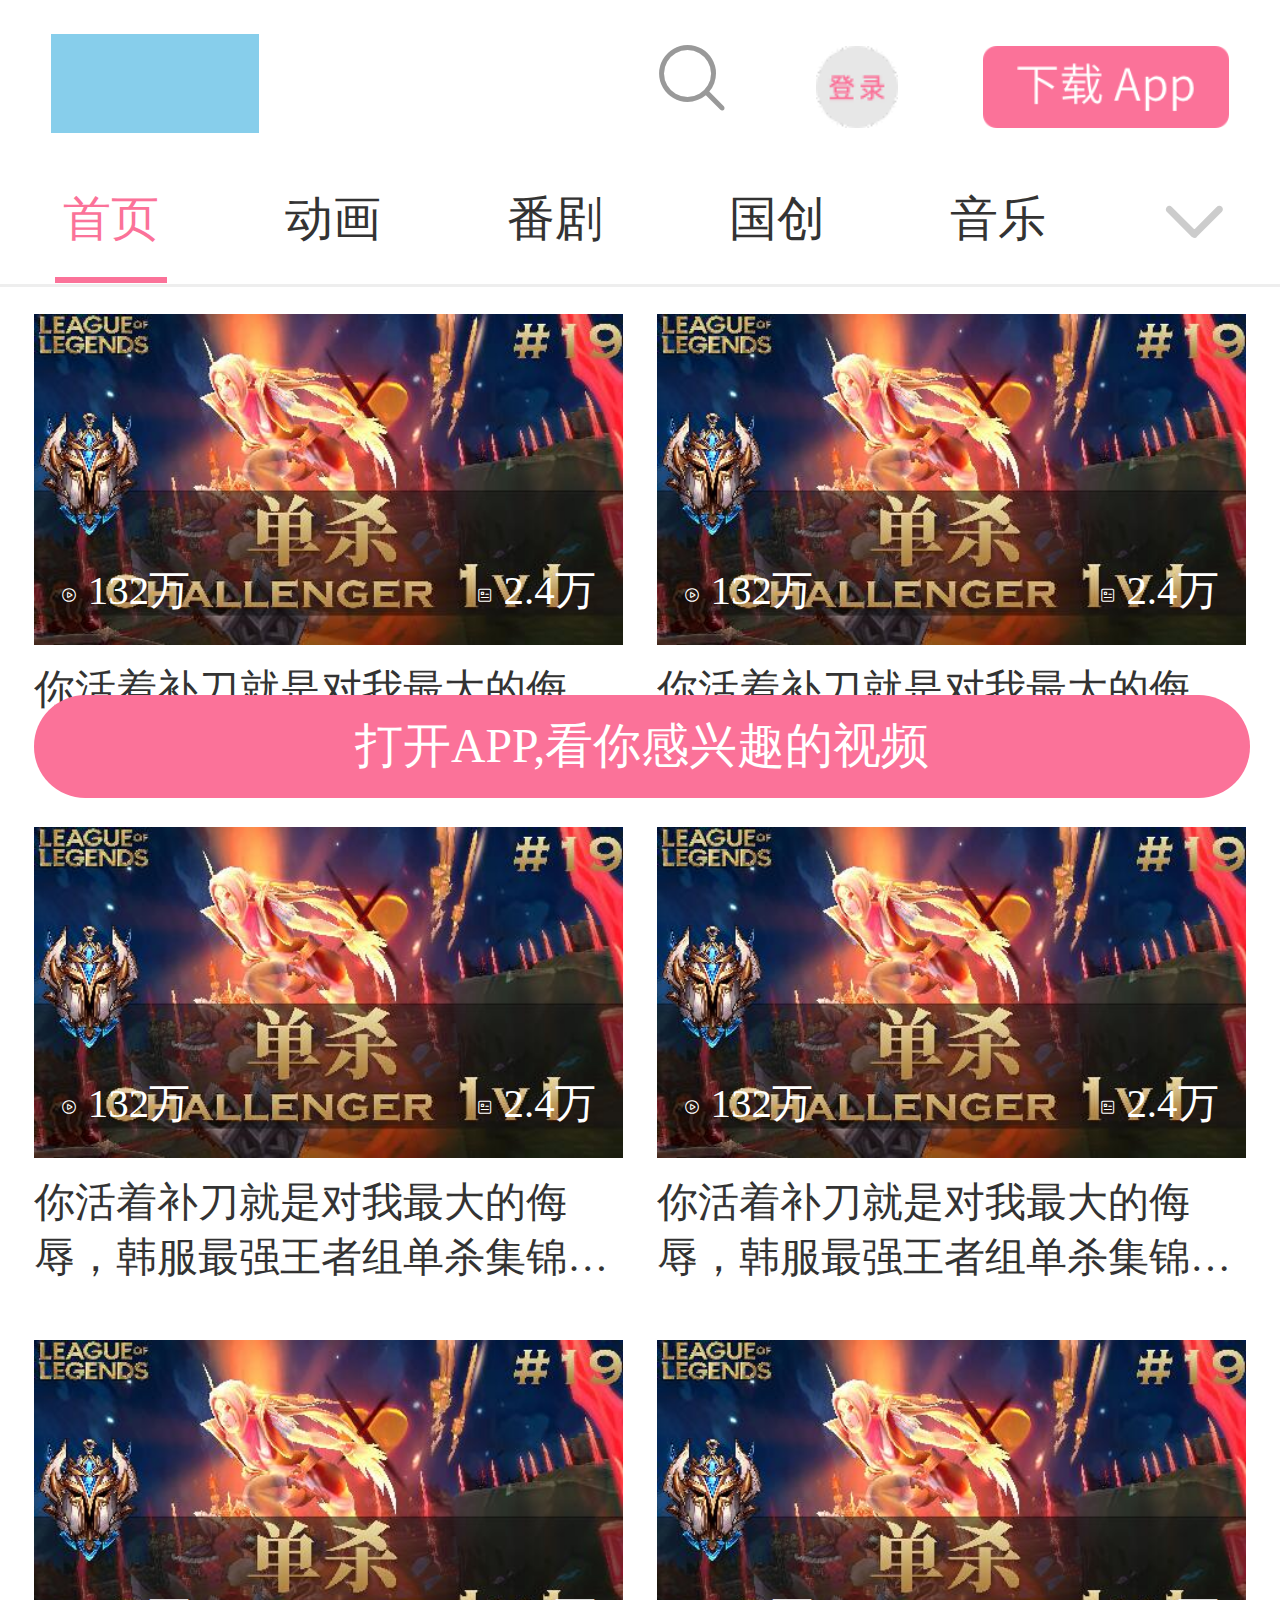
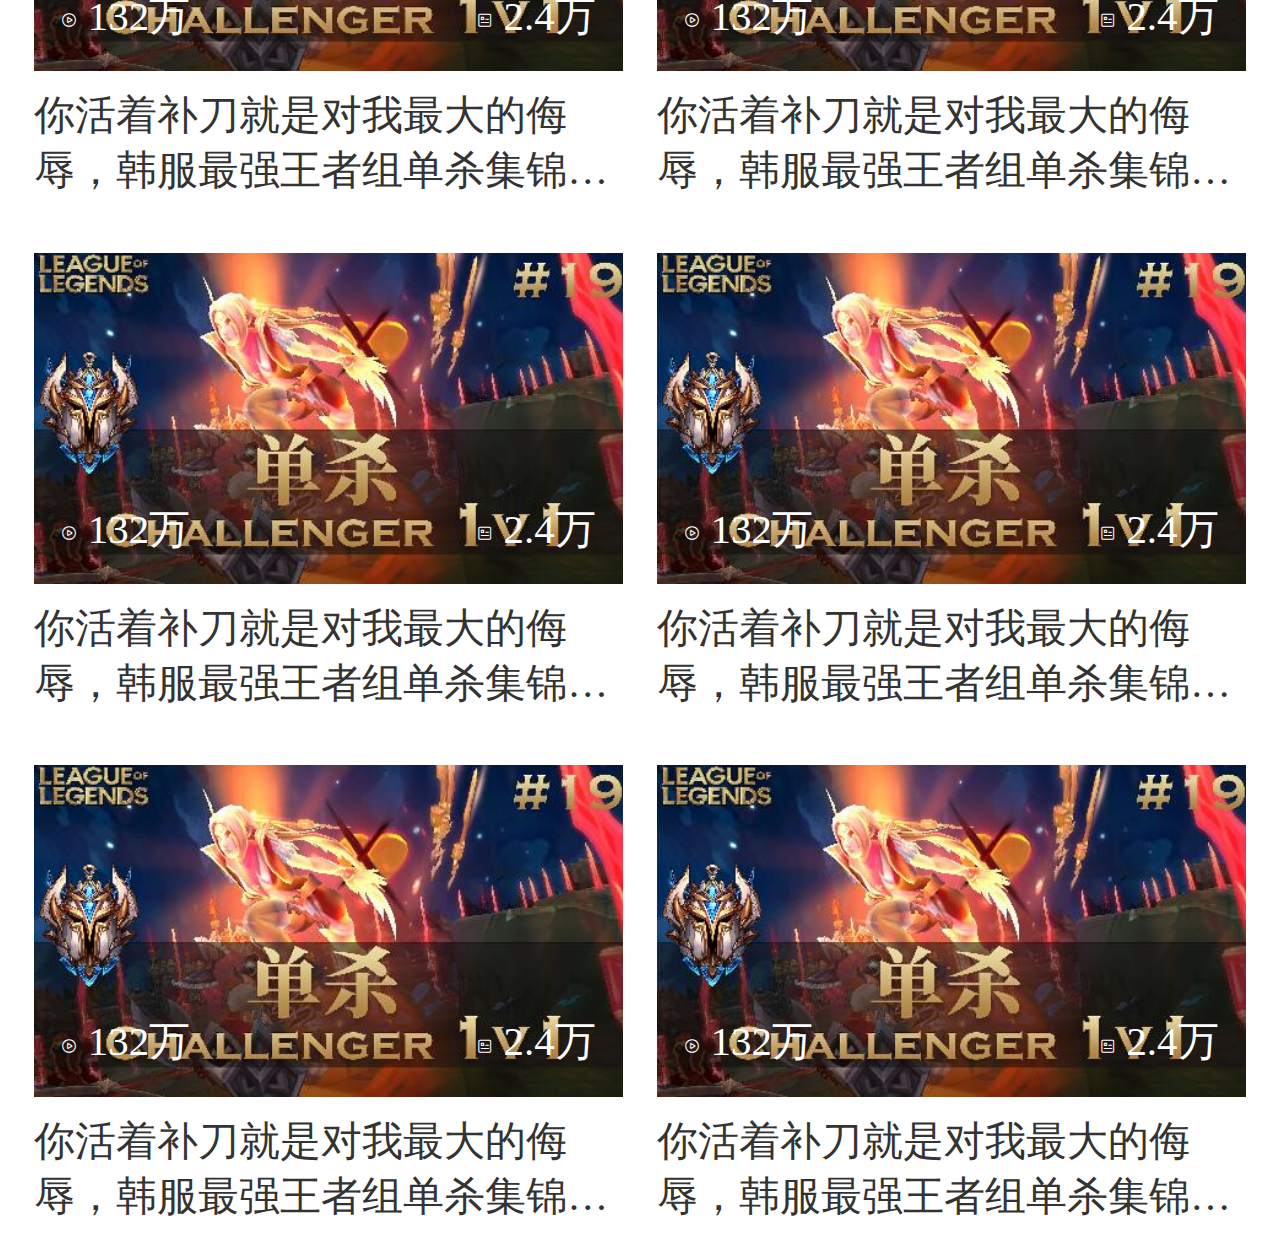
<file: index.html>
<!DOCTYPE html>
<html lang="en">
<head>
    <meta charset="UTF-8">
    <meta http-equiv="X-UA-Compatible" content="IE=edge">
    <meta name="viewport" content="width=device-width, initial-scale=1.0">
    <title>B站</title>
    <link rel="stylesheet" href="./iconfont/iconfont.css">
    <link rel="stylesheet" href="./css/index.css">
    <style>
        
    </style>
</head>
<body>
    <!-- 头部 -->
    <header>
        <div class="top">
            <div class="left">
                <div class="logo"></div>
            </div>
            <div class="right">
                <div class="one">
                    <a href="#">
                        <i class="iconfont icon-search"></i>
                    </a>
                </div>
                <div class="two">
                    <a href="#">
                        <img src="./images/login.png" alt="">
                    </a>
                </div>
                <div class="three">
                    <a href="#">
                        <img src="./images/download.png" alt="">
                    </a>
                </div>
            </div>
        </div>
        <div class="bottom">
            <div class="tab">
                <ul>
                    <li><a href="#" class="pink">首页</a></li>
                    <li><a href="#">动画</a></li>
                    <li><a href="#">番剧</a></li>
                    <li><a href="#">国创</a></li>
                    <li><a href="#">音乐</a></li>
                </ul>
            </div>
            <div class="more">
                <i class="iconfont icon-arrow-down"></i>
            </div>
        </div>
    </header>
    <!-- 视频内容 -->
    <section>
        <div class="main">
            <!-- 有五个菜单，应该有五个盒子 -->
            <div class="list1">
                <a href="#">
                    <div class="pic">
                        <img src="./images/1.jpg" alt="">
                        <div class="count">
                            <p>
                                <i class="iconfont icon-play"></i>
                                <span>132</span>万
                            </p>
                            <p>
                                <i class="iconfont icon-image-text"></i>
                                <span>2.4</span>万
                            </p>
                        </div>
                    </div>
                    <div class="txt">你活着补刀就是对我最大的侮辱，韩服最强王者组单杀集锦#19</div>
                </a>
                <a href="#">
                    <div class="pic">
                        <img src="./images/1.jpg" alt="">
                        <div class="count">
                            <p>
                                <i class="iconfont icon-play"></i>
                                <span>132</span>万
                            </p>
                            <p>
                                <i class="iconfont icon-image-text"></i>
                                <span>2.4</span>万
                            </p>
                        </div>
                    </div>
                    <div class="txt">你活着补刀就是对我最大的侮辱，韩服最强王者组单杀集锦#19</div>
                </a>
                <a href="#">
                    <div class="pic">
                        <img src="./images/1.jpg" alt="">
                        <div class="count">
                            <p>
                                <i class="iconfont icon-play"></i>
                                <span>132</span>万
                            </p>
                            <p>
                                <i class="iconfont icon-image-text"></i>
                                <span>2.4</span>万
                            </p>
                        </div>
                    </div>
                    <div class="txt">你活着补刀就是对我最大的侮辱，韩服最强王者组单杀集锦#19</div>
                </a>
                <a href="#">
                    <div class="pic">
                        <img src="./images/1.jpg" alt="">
                        <div class="count">
                            <p>
                                <i class="iconfont icon-play"></i>
                                <span>132</span>万
                            </p>
                            <p>
                                <i class="iconfont icon-image-text"></i>
                                <span>2.4</span>万
                            </p>
                            
                        </div>
                    </div>
                    <div class="txt">你活着补刀就是对我最大的侮辱，韩服最强王者组单杀集锦#19</div>
                </a>
                <a href="#">
                    <div class="pic">
                        <img src="./images/1.jpg" alt="">
                        <div class="count">
                            <p>
                                <i class="iconfont icon-play"></i>
                                <span>132</span>万
                            </p>
                            <p>
                                <i class="iconfont icon-image-text"></i>
                                <span>2.4</span>万
                            </p>
                        </div>
                    </div>
                    <div class="txt">你活着补刀就是对我最大的侮辱，韩服最强王者组单杀集锦#19</div>
                </a>
                <a href="#">
                    <div class="pic">
                        <img src="./images/1.jpg" alt="">
                        <div class="count">
                            <p>
                                <i class="iconfont icon-play"></i>
                                <span>132</span>万
                            </p>
                            <p>
                                <i class="iconfont icon-image-text"></i>
                                <span>2.4</span>万
                            </p>
                        </div>
                    </div>
                    <div class="txt">你活着补刀就是对我最大的侮辱，韩服最强王者组单杀集锦#19</div>
                </a>
                <a href="#">
                    <div class="pic">
                        <img src="./images/1.jpg" alt="">
                        <div class="count">
                            <p>
                                <i class="iconfont icon-play"></i>
                                <span>132</span>万
                            </p>
                            <p>
                                <i class="iconfont icon-image-text"></i>
                                <span>2.4</span>万
                            </p>
                        </div>
                    </div>
                    <div class="txt">你活着补刀就是对我最大的侮辱，韩服最强王者组单杀集锦#19</div>
                </a>
                <a href="#">
                    <div class="pic">
                        <img src="./images/1.jpg" alt="">
                        <div class="count">
                            <p>
                                <i class="iconfont icon-play"></i>
                                <span>132</span>万
                            </p>
                            <p>
                                <i class="iconfont icon-image-text"></i>
                                <span>2.4</span>万
                            </p>
                        </div>
                    </div>
                    <div class="txt">你活着补刀就是对我最大的侮辱，韩服最强王者组单杀集锦#19</div>
                </a>
                <a href="#">
                    <div class="pic">
                        <img src="./images/1.jpg" alt="">
                        <div class="count">
                            <p>
                                <i class="iconfont icon-play"></i>
                                <span>132</span>万
                            </p>
                            <p>
                                <i class="iconfont icon-image-text"></i>
                                <span>2.4</span>万
                            </p>
                        </div>
                    </div>
                    <div class="txt">你活着补刀就是对我最大的侮辱，韩服最强王者组单杀集锦#19</div>
                </a>
                <a href="#">
                    <div class="pic">
                        <img src="./images/1.jpg" alt="">
                        <div class="count">
                            <p>
                                <i class="iconfont icon-play"></i>
                                <span>132</span>万
                            </p>
                            <p>
                                <i class="iconfont icon-image-text"></i>
                                <span>2.4</span>万
                            </p>
                        </div>
                    </div>
                    <div class="txt">你活着补刀就是对我最大的侮辱，韩服最强王者组单杀集锦#19</div>
                </a>
            </div>
        </div>
    </section>
    <div class="dibu">
        <div class="pinkbox">
            <a href="#">打开APP,看你感兴趣的视频</a>
        </div>
    </div>
    <script>
        var lis = document.querySelector('.tab').querySelector('ul').querySelectorAll('li')
        for(i = 0; i < lis.length; i++) {
            lis[i].addEventListener('touchstart', function() {
                for(i = 0; i < lis.length; i++) {
                    lis[i].children[0].classList.remove('pink')
                }
                this.children[0].classList.add('pink')
            })
        }
    </script>
</body>
</html>
</file>
<file: iconfont/iconfont.css>
@font-face {
  font-family: "iconfont"; /* Project id 3833988 */
  src: url('iconfont.woff2?t=1671586024857') format('woff2'),
       url('iconfont.woff?t=1671586024857') format('woff'),
       url('iconfont.ttf?t=1671586024857') format('truetype');
}

.iconfont {
  font-family: "iconfont" !important;
  font-size: 16px;
  font-style: normal;
  -webkit-font-smoothing: antialiased;
  -moz-osx-font-smoothing: grayscale;
}

.icon-arrow-down:before {
  content: "\e665";
}

.icon-image-text:before {
  content: "\e675";
}

.icon-play:before {
  content: "\e67a";
}

.icon-search:before {
  content: "\e67d";
}
</file>
<file: css/index.css>
* {
  margin: 0;
  padding: 0;
  box-sizing: border-box;
}
a {
  text-decoration: none;
}
img {
  vertical-align: middle;
  width: 100%;
  height: 100%;
}
ul {
  list-style: none;
}
header {
  position: fixed;
  left: 0;
  top: 0;
  width: 100%;
  background-color: #fff;
  z-index: 1;
  height: 22.4vw;
  border-bottom: #eee 0.26666667vw solid;
}
header .top {
  display: flex;
  justify-content: space-between;
  padding: 1.33333333vw 4vw;
}
header .top .left .logo {
  margin-top: 1.33333333vw;
  width: 16.26666667vw;
  height: 7.73333333vw;
  background-color: skyblue;
}
header .top .right {
  display: flex;
  align-items: center;
}
header .top .right .one i {
  line-height: 9.33333333vw;
  font-size: 6.13333333vw;
  color: #999;
}
header .top .right .two {
  margin-left: 6.66666667vw;
}
header .top .right .two img {
  margin-top: 1.6vw;
  width: 6.4vw;
  height: 6.4vw;
}
header .top .right .three {
  margin-left: 6.66666667vw;
}
header .top .right .three img {
  margin-top: 1.6vw;
  width: 19.2vw;
  height: 6.4vw;
}
header .bottom {
  display: flex;
  justify-content: space-between;
}
header .bottom ul {
  display: flex;
}
header .bottom ul li {
  width: 17.33333333vw;
  height: 10.13333333vw;
  padding: 0 4.26666667vw;
  font-size: 3.73333333vw;
  text-align: center;
}
header .bottom ul li a {
  height: 10.13333333vw;
  color: #333;
  display: block;
  line-height: 10.13333333vw;
}
header .bottom ul li a.pink {
  color: #fb7299;
  border-bottom: #fb7299 0.53333333vw solid;
}
header .bottom .more {
  width: 10.66666667vw;
  height: 10.66666667vw;
  text-align: center;
  line-height: 10.66666667vw;
  margin-right: 1.33333333vw;
}
header .bottom .more i {
  font-size: 5.86666667vw;
  font-weight: 700;
  color: #ccc;
}
section {
  padding: 22.4vw 1.33333333vw 0;
}
section .list1 {
  display: flex;
  flex-wrap: wrap;
}
section .list1 a {
  width: 50%;
  padding: 2.13333333vw 1.33333333vw;
  font-size: 3.2vw;
  color: #333;
}
section .list1 a .txt {
  overflow: hidden;
  text-overflow: ellipsis;
  display: -webkit-box;
  -webkit-line-clamp: 2;
  -webkit-box-orient: vertical;
  margin-top: 1.33333333vw;
}
section .list1 a .pic {
  position: relative;
}
section .list1 a .pic .count {
  display: flex;
  justify-content: space-between;
  position: absolute;
  left: 0;
  bottom: 0;
  width: 100%;
  padding: 2.13333333vw;
}
section .list1 a .pic .count p {
  color: #fff;
}
section .list1 a .pic .count p i {
  vertical-align: middle;
}
.dibu {
  position: relative;
  width: 100%;
}
.dibu .pinkbox {
  position: fixed;
  left: 0;
  bottom: 8vw;
  width: 95%;
  height: 8vw;
  background-color: #fb7299;
  border-radius: 4vw;
  margin-left: 2.66666667vw;
  text-align: center;
  line-height: 8vw;
}
.dibu .pinkbox a {
  color: #fff;
  font-size: 3.73333333vw;
}
</file>
